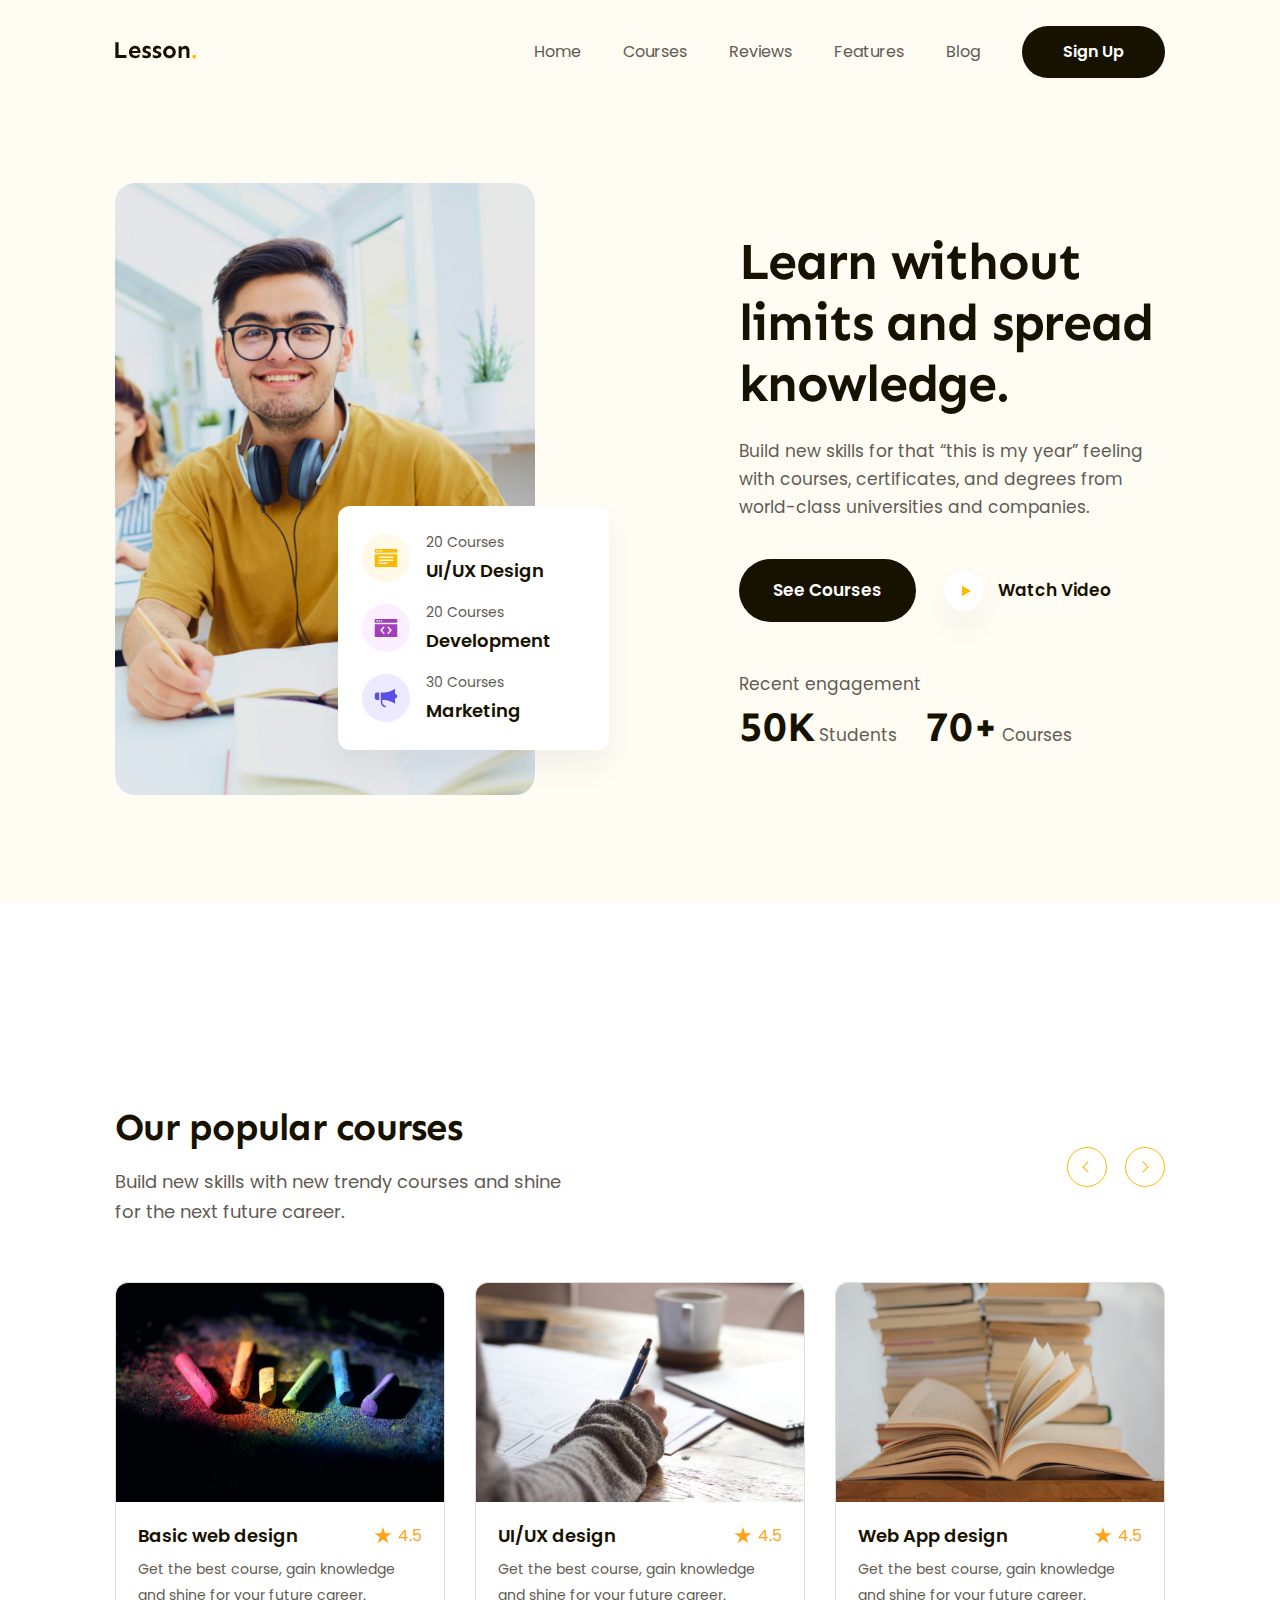
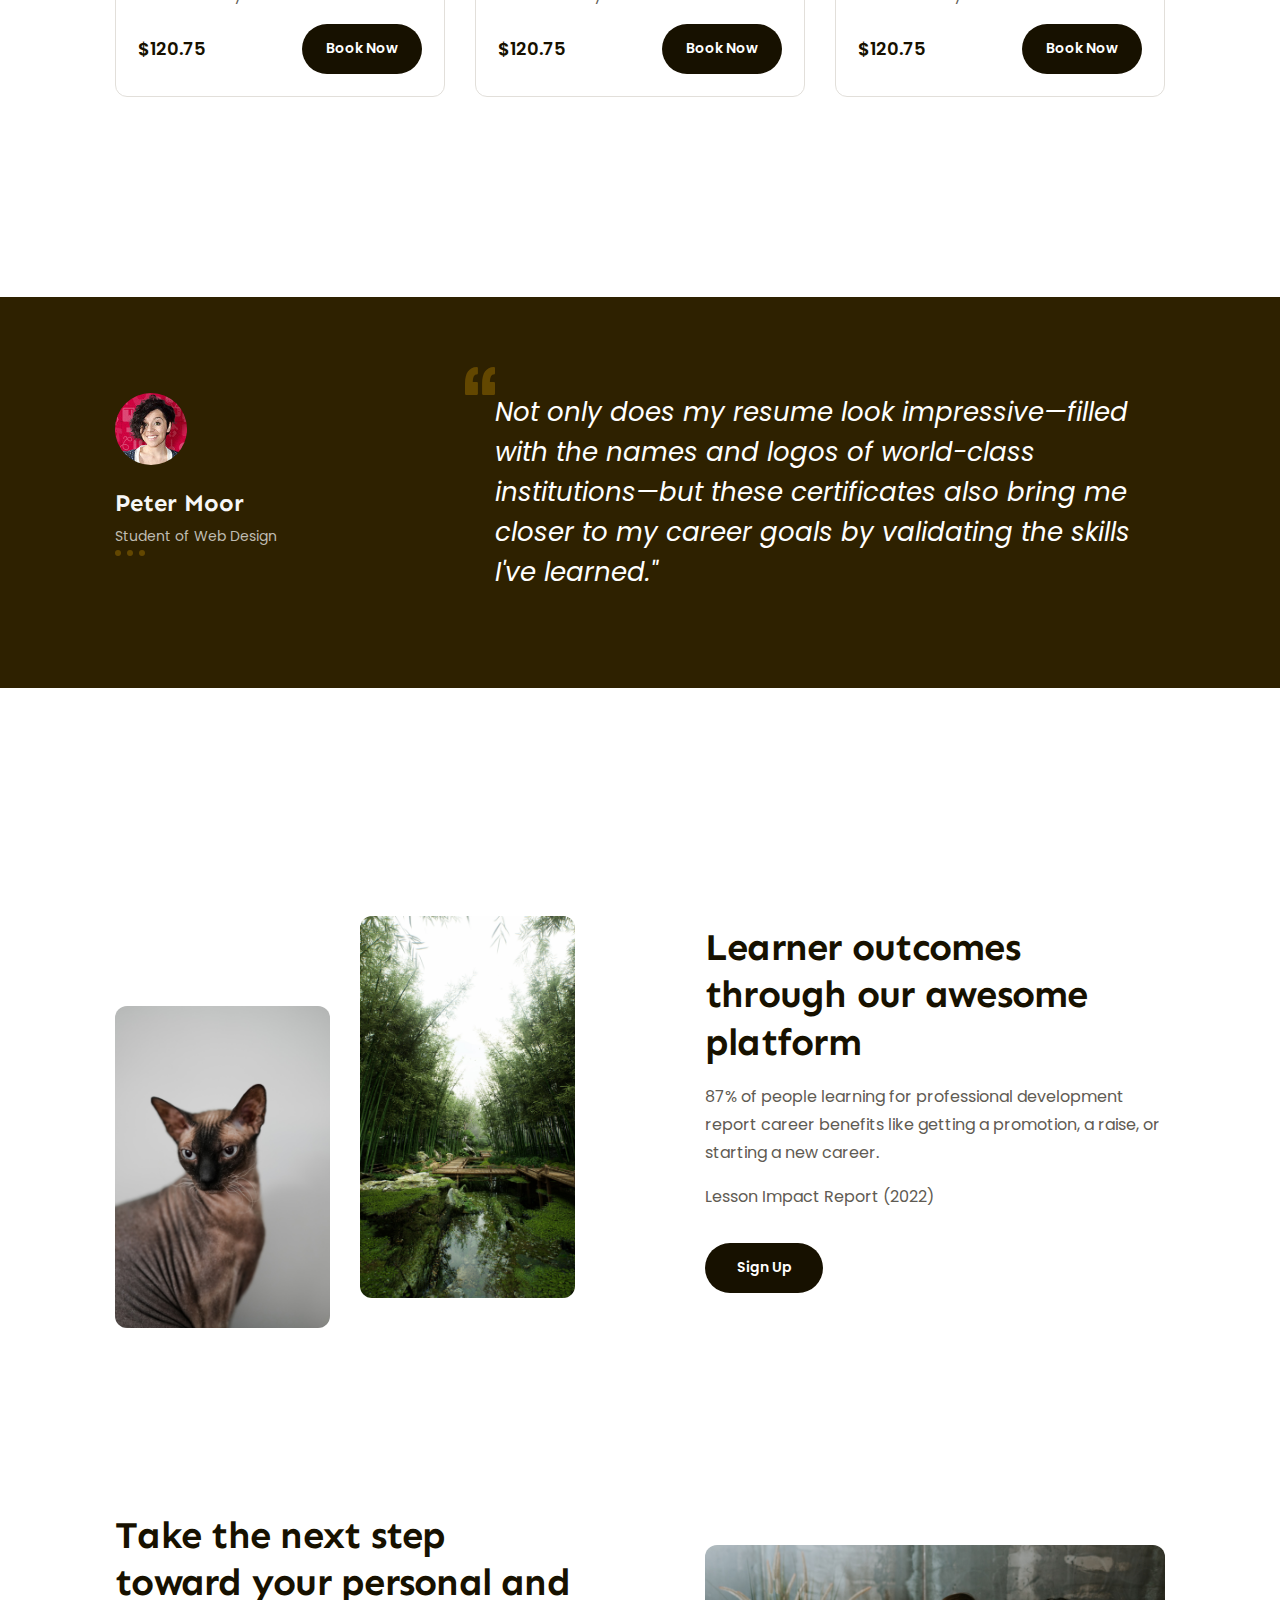
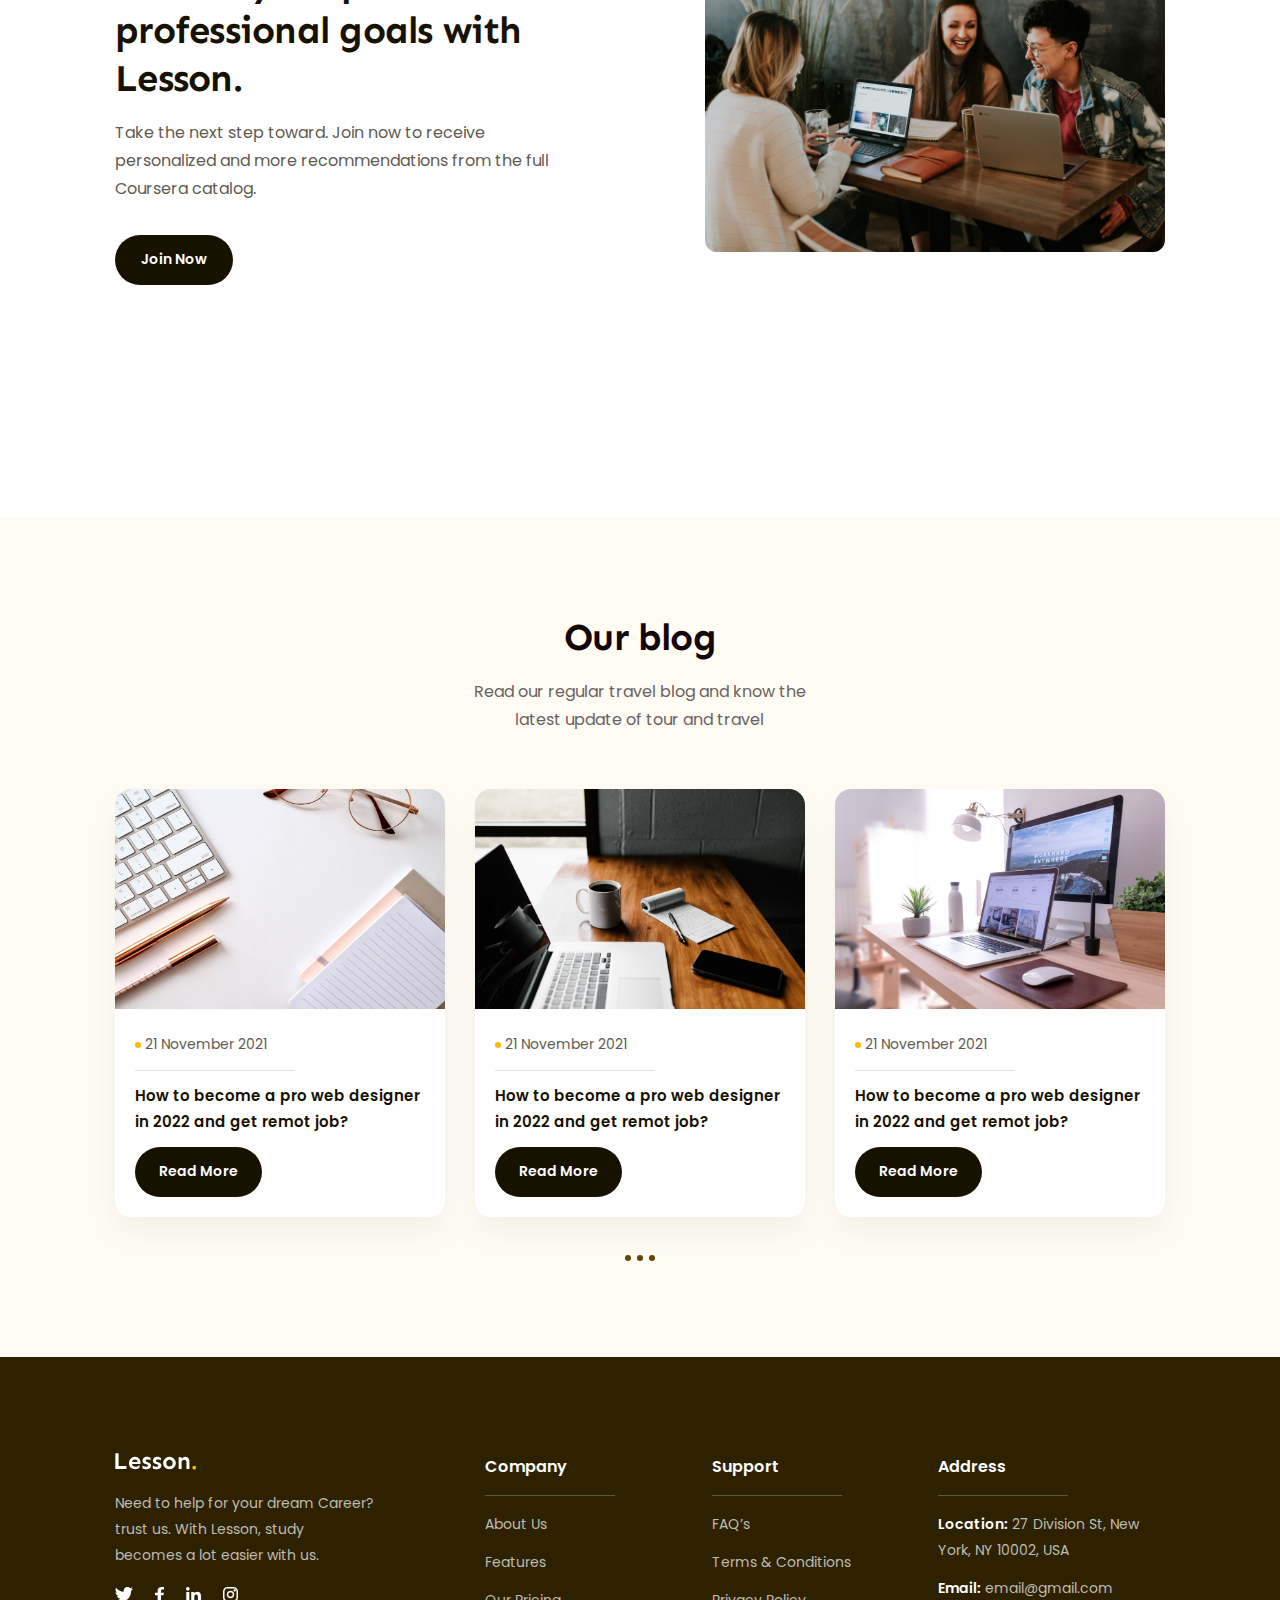
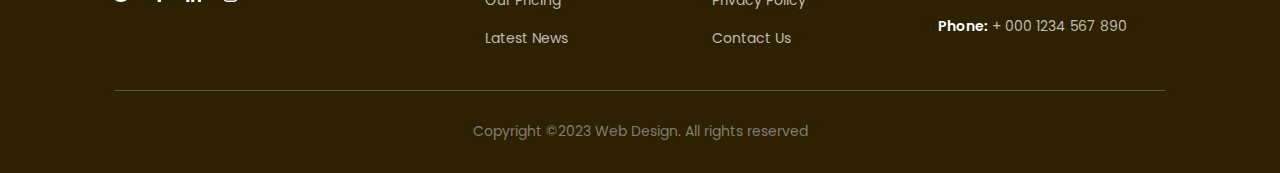
<file: index.html>
<!DOCTYPE html>
<html lang="en">
  <head>
    <meta charset="UTF-8" />
    <meta name="viewport" content="width=device-width, initial-scale=1.0" />
    <title>Lesson.</title>
    <!-- Reset CSS -->
    <link rel="stylesheet" href="./assets/css/reset.css" />

    <!-- Google Fonts -->
    <link rel="preconnect" href="https://fonts.googleapis.com" />
    <link rel="preconnect" href="https://fonts.gstatic.com" crossorigin />
    <link
      href="https://fonts.googleapis.com/css2?family=Poppins:ital,wght@0,400;0,600;1,400&family=Sen:wght@700&display=swap"
      rel="stylesheet"
    />

    <!-- Stylesheet -->
    <link rel="stylesheet" href="./assets/css/styles.css" />
  </head>
  <body>
    <!-- Header -->
    <header class="fixed-navbar">
      <div class="content">
        <nav class="navbar">
          <a href="#">
            <img src="./assets/img/Lesson..svg" alt="Lesson." class="logo" />
            <ul class="menu">
              <li>
                <a href="#">Home</a>
              </li>
              <li>
                <a href="#course">Courses</a>
              </li>
              <li>
                <a href="#testimonial">Reviews</a>
              </li>
              <li>
                <a href="#features">Features</a>
              </li>
              <li>
                <a href="#blog">Blog</a>
              </li>
            </ul>
            <a href="" class="btn">Sign Up</a>
          </a>
        </nav>
      </div>
    </header>
    <!-- Main -->
    <!-- Hero -->
    <div class="hero">
      <div class="content">
        <div class="image">
          <img
            src="./assets/img/hero-img.png"
            alt="Learn without limits and spread knowledge."
          />
          <div class="courses-info">
            <div class="row">
              <img src="./assets/img/uiux.svg" alt="" />
              <div class="course-stats">
                <p class="number">20 Courses</p>
                <p class="name">UI/UX Design</p>
              </div>
            </div>
            <div class="row">
              <img src="./assets/img/dev.svg" alt="" />
              <div class="course-stats">
                <p class="number">20 Courses</p>
                <p class="name">Development</p>
              </div>
            </div>
            <div class="row">
              <img src="./assets/img/mkt.svg" alt="" />
              <div class="course-stats">
                <p class="number">30 Courses</p>
                <p class="name">Marketing</p>
              </div>
            </div>
          </div>
        </div>
        <div class="info">
          <h1 class="title">Learn without limits and spread knowledge.</h1>
          <p class="desc">
            Build new skills for that “this is my year” feeling with courses,
            certificates, and degrees from world-class universities and
            companies.
          </p>
          <div class="btn-row">
            <a href="" class="btn">See Courses</a>
            <a href="" class="video-btn">
              <div class="circle">
                <img src="./assets/img/video.svg" alt="" />
              </div>
              <span>Watch Video</span>
            </a>
          </div>
          <p class="desc">Recent engagement</p>
          <div class="stats">
            <div class="stats-item">
              <span class="value">50K</span>
              <span class="label">Students</span>
            </div>
            <div class="stats-item">
              <span class="value">70+</span>
              <span class="label">Courses</span>
            </div>
          </div>
        </div>
      </div>
    </div>
    <!-- Course -->
    <div class="course" id="course">
      <div class="content">
        <h2 class="title">Our popular courses</h2>
        <div class="course-row">
          <p class="desc">
            Build new skills with new trendy courses and shine for the next
            future career.
          </p>
          <div class="icon">
            <div class="arrow-group">
              <div class="circle">
                <div class="arrow previous"></div>
              </div>
            </div>
            <div class="arrow-group">
              <div class="circle">
                <div class="arrow next"></div>
              </div>
            </div>
          </div>
          <!-- <img src="./assets/img/Icons.svg" alt="" class="icon" /> -->
        </div>
        <div class="card">
          <div class="card-item">
            <img
              src="./assets/img/item1.jpg"
              alt="Basic web design"
              class="card-image"
            />
            <div class="card-info">
              <div class="row">
                <h3 class="title">Basic web design</h3>
                <div class="rating">
                  <img src="./assets/img/Star.svg" alt="" />
                  <span>4.5</span>
                </div>
              </div>
              <p class="desc">
                Get the best course, gain knowledge and shine for your future
                career.
              </p>
              <div class="row">
                <span class="price">$120.75</span>
                <a href="" class="btn">Book Now</a>
              </div>
            </div>
          </div>
          <div class="card-item">
            <img
              src="./assets/img/item2.jpg"
              alt="UI/UX design"
              class="card-image"
            />
            <div class="card-info">
              <div class="row">
                <h3 class="title">UI/UX design</h3>
                <div class="rating">
                  <img src="./assets/img/Star.svg" alt="" />
                  <span>4.5</span>
                </div>
              </div>
              <p class="desc">
                Get the best course, gain knowledge and shine for your future
                career.
              </p>
              <div class="row">
                <span class="price">$120.75</span>
                <a href="" class="btn">Book Now</a>
              </div>
            </div>
          </div>
          <div class="card-item">
            <img
              src="./assets/img/item3.jpg"
              alt="Web App design"
              class="card-image"
            />
            <div class="card-info">
              <div class="row">
                <h3 class="title">Web App design</h3>
                <div class="rating">
                  <img src="./assets/img/Star.svg" alt="" />
                  <span>4.5</span>
                </div>
              </div>
              <p class="desc">
                Get the best course, gain knowledge and shine for your future
                career.
              </p>
              <div class="row">
                <span class="price">$120.75</span>
                <a href="" class="btn">Book Now</a>
              </div>
            </div>
          </div>
        </div>
      </div>
    </div>
    <!-- Testimonials -->
    <div class="testimonial" id="testimonial">
      <div class="content">
        <div class="student-info">
          <img src="./assets/img/avatar.jpg" alt="" class="avatar" />
          <p class="name">Peter Moor</p>
          <p class="title">Student of Web Design</p>
          <div class="icon-group">
            <div class="icon"></div>
            <div class="icon"></div>
            <div class="icon"></div>
          </div>
        </div>
        <div class="student-testi">
          <img src="./assets/img/quote.svg" alt="" class="quote" />
          <p>
            <em>
              Not only does my resume look impressive—filled with the names and
              logos of world-class institutions—but these certificates also
              bring me closer to my career goals by validating the skills I've
              learned."
            </em>
          </p>
        </div>
      </div>
    </div>
    <!-- Features -->
    <div class="features" id="features">
      <div class="content">
        <div class="cta cta-1">
          <div class="image">
            <img
              src="./assets/img/lean1-1.jpg"
              alt="Learner outcomes through our awesome platform"
            />
            <img
              src="./assets/img/learn2-2.jpg"
              alt="Learner outcomes through our awesome platform"
            />
          </div>
          <div class="cta-info">
            <h2 class="title">Learner outcomes through our awesome platform</h2>
            <p class="desc">
              87% of people learning for professional development report career
              benefits like getting a promotion, a raise, or starting a new
              career.
            </p>
            <p class="desc">Lesson Impact Report (2022)</p>
            <a href="" class="btn">Sign Up</a>
          </div>
        </div>
        <div class="cta cta-2">
          <div class="cta-info">
            <h2 class="title">
              Take the next step toward your personal and professional goals
              with Lesson.
            </h2>
            <p class="desc">
              Take the next step toward. Join now to receive personalized and
              more recommendations from the full Coursera catalog.
            </p>
            <a href="" class="btn">Join Now</a>
          </div>
          <div class="image">
            <img
              src="./assets/img/learn3.jpg"
              alt="Take the next step toward your personal and professional goals with Lesson."
            />
          </div>
        </div>
      </div>
    </div>
    <!-- Blog -->
    <div class="blog" id="blog">
      <div class="content">
        <h2 class="title">Our blog</h2>
        <p class="desc">
          Read our regular travel blog and know the latest update of tour and
          travel
        </p>
        <div class="blog-card">
          <div class="blog-item">
            <img src="./assets/img/blog1.jpg" alt="" class="blog-thumb" />
            <div class="blog-info">
              <div class="date">
                <div class="icon"></div>
                <span>21 November 2021</span>
              </div>
              <div class="line"></div>
              <h3 class="title">
                How to become a pro web designer in 2022 and get remot job?
              </h3>
              <a href="" class="btn">Read More</a>
            </div>
          </div>
          <div class="blog-item">
            <img src="./assets/img/blog2.jpg" alt="" class="blog-thumb" />
            <div class="blog-info">
              <div class="date">
                <div class="icon"></div>
                <span>21 November 2021</span>
              </div>
              <div class="line"></div>
              <h3 class="title">
                How to become a pro web designer in 2022 and get remot job?
              </h3>
              <a href="" class="btn">Read More</a>
            </div>
          </div>
          <div class="blog-item">
            <img src="./assets/img/blog3.jpg" alt="" class="blog-thumb" />
            <div class="blog-info">
              <div class="date">
                <div class="icon"></div>
                <span>21 November 2021</span>
              </div>
              <div class="line"></div>
              <h3 class="title">
                How to become a pro web designer in 2022 and get remot job?
              </h3>
              <a href="" class="btn">Read More</a>
            </div>
          </div>
        </div>
        <div class="icon-group">
          <div class="icon"></div>
          <div class="icon"></div>
          <div class="icon"></div>
        </div>
      </div>
    </div>
    <!-- Footer -->
    <footer>
      <div class="content">
        <div class="footer-row">
          <div class="social-contact">
            <a href="#">
              <img src="./assets/img/Lesson.2.svg" alt="Lesson." class="logo" />
            </a>
            <p class="desc">
              Need to help for your dream Career? trust us. With Lesson, study
              becomes a lot easier with us.
            </p>
            <a href="#!">
              <img src="./assets/img/Twitter.svg" alt="" class="social-icon" />
            </a>
            <a href="#!">
              <img src="./assets/img/Facebook.svg" alt="" class="social-icon" />
            </a>
            <a href="#!">
              <img src="./assets/img/Linkedin.svg" alt="" class="social-icon" />
            </a>
            <a href="#!">
              <img
                src="./assets/img/Instagram.svg"
                alt=""
                class="social-icon"
              />
            </a>
          </div>
          <div class="footer-nav">
            <div class="footer-nav-column">
              <h3 class="title">Company</h3>
              <div class="line"></div>
              <ul>
                <li>
                  <a href="#!">About Us</a>
                </li>
                <li>
                  <a href="#!">Features</a>
                </li>
                <li>
                  <a href="#!">Our Pricing</a>
                </li>
                <li>
                  <a href="#!">Latest News</a>
                </li>
              </ul>
            </div>
            <div class="footer-nav-column">
              <h3 class="title">Support</h3>
              <div class="line"></div>
              <ul>
                <li>
                  <a href="#!">FAQ’s</a>
                </li>
                <li>
                  <a href="#!">Terms & Conditions</a>
                </li>
                <li>
                  <a href="#!">Privacy Policy</a>
                </li>
                <li>
                  <a href="#!">Contact Us</a>
                </li>
              </ul>
            </div>
            <div class="footer-nav-column">
              <h3 class="title">Address</h3>
              <div class="line"></div>
              <address>
                <p><b>Location:</b> 27 Division St, New York, NY 10002, USA</p>
                <p><b>Email:</b> email@gmail.com</p>
                <p><b>Phone:</b> + 000 1234 567 890</p>
              </address>
            </div>
          </div>
        </div>
        <div class="line"></div>
        <p class="copyright">Copyright ©2023 Web Design. All rights reserved</p>
      </div>
    </footer>
  </body>
</html>
</file>
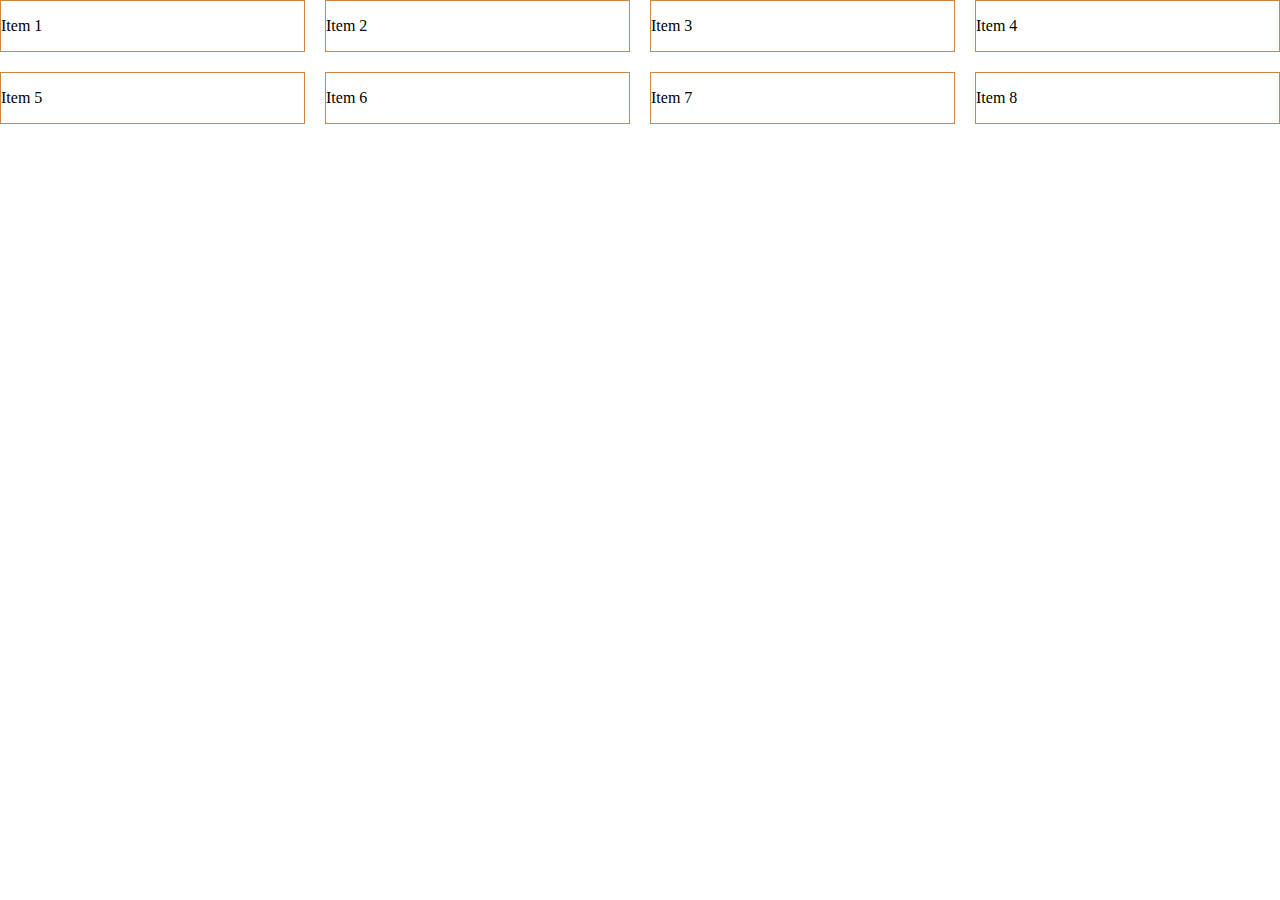
<file: grid.html>
<!DOCTYPE html>
<html lang="en">
  <head>
    <meta charset="UTF-8" />
    <meta name="viewport" content="width=device-width, initial-scale=1.0" />
    <title>Document</title>
    <link rel="stylesheet" href="grid.css" />
  </head>
  <body>
    <div class="container">
      <div class="item item-1">
        <p>Item 1</p>
      </div>
      <div class="item item-2">
        <p>Item 2</p>
      </div>
      <div class="item item-3">
        <p>Item 3</p>
      </div>
      <div class="item item-4">
        <p>Item 4</p>
      </div>
      <div class="item item-5">
        <p>Item 5</p>
      </div>
      <div class="item item-6">
        <p>Item 6</p>
      </div>
      <div class="item item-7">
        <p>Item 7</p>
      </div>
      <div class="item item-8">
        <p>Item 8</p>
      </div>
    </div>
  </body>
</html>
</file>
<file: assets/css/styles.css>
/* ========== BASIC CSS ============== */
* {
  box-sizing: border-box;
}

html {
  font-size: 62.5%;
}

body {
  font-size: 1.6rem;
  font-family: "Poppins", sans-serif;
}

html,
body {
  scroll-behavior: smooth;
}
/* ============ COMMON ============ */
.content {
  width: 1170px;
  max-width: 82%;
  margin-left: auto;
  margin-right: auto;
}

a {
  text-decoration: none;
}

.btn {
  border-radius: 999px;
  background: #171100;
  color: #fff;
  text-align: center;
  font-size: 1.4rem;
  font-weight: 600;
  padding: 12px 24px;
  min-width: 118px;
  line-height: 185.714%;
}

.btn:hover {
  background: #ffb900;
}

/* ============ HEADER ============ */
.fixed-navbar {
  position: sticky;
  top: -16px;
  z-index: 1;
  background-color: #fffcf4;
  padding-top: 16px;
}

.navbar {
  display: flex;
  align-items: center;
  padding: 10px 0;
}

.navbar .menu {
  display: flex;
  margin-left: auto;
}

.navbar .menu li {
  margin-right: 42px;
}

.navbar .menu a {
  color: #5f5b53;
  font-size: 1.6rem;
  font-weight: 400;
}

.navbar .menu a:hover {
  position: relative;
  color: #171100;
  font-size: 1.6rem;
  font-weight: 600;
}

.navbar .menu li a:hover:after {
  position: absolute;
  content: "";
  width: 12px;
  height: 2px;
  border-radius: 1px;
  background: #171100;
  bottom: -2px;
  left: 0;
}

.navbar .btn {
  margin-right: 0px;
  padding: 11px 41px;
  font-size: 1.6rem;
}

/* ============ HERO ============ */
.hero {
  display: flex;
  align-items: center;
  padding-top: 54px;
  padding-bottom: 65px;
  background-color: #fffcf4;
  height: calc(100vh - 84px);
}

.hero .content {
  display: flex;
  align-items: center;
}

.hero .image {
  position: relative;
  width: 47%;
}

.hero .image > img {
  max-width: 420px;
  min-width: 82%;
  max-height: 75vh;
  border-radius: 20px;
  object-fit: cover;
}

.hero .courses-info {
  padding: 24px 58px 24px 24px;
  position: absolute;
  display: flex;
  flex-direction: column;
  gap: 14px;
  right: 0;
  bottom: 48px;
  border-radius: 12px;
  background: #fff;
  box-shadow: 0px 16px 32px 0px rgba(0, 0, 0, 0.05);
}

.courses-info .number {
  color: #5f5b53;
  font-size: 1.4rem;
  font-weight: 400;
  line-height: 185.714%;
}

.courses-info .name {
  color: #171100;
  font-size: 1.8rem;
  font-weight: 600;
  line-height: 166.667%;
}

.hero .courses-info .row {
  display: flex;
  align-items: center;
}

.hero .courses-info .course-stats {
  margin-left: 16px;
}

.hero .info {
  width: 53%;
  padding-left: 130px;
}

.hero .info .title {
  color: #171100;
  font-family: Sen;
  font-size: 5.2rem;
  font-weight: 700;
  line-height: 117.241%;
  letter-spacing: -0.116rem;
}

.hero .info .desc {
  margin-top: 22px;
  color: #5f5b53;
  font-size: 1.7rem;
  font-weight: 400;
  line-height: 166.667%;
}

.hero .info .btn-row {
  margin-top: 38px;
  display: flex;
  align-items: center;
}

.hero .info .btn-row + .desc {
  margin-top: 48px;
}

.hero .btn-row .btn {
  /* background: #ffb900; */
  padding: 17px 34px;
  font-size: 1.7rem;
  line-height: 166.667%;
}

.hero .btn-row .video-btn {
  margin-left: 28px;
  display: flex;
  align-items: center;
}

.hero .btn-row .video-btn .circle {
  background-color: #fff;
  width: 40px;
  height: 40px;
  display: flex;
  justify-content: center;
  align-items: center;
  border-radius: 50%;
  box-shadow: 0px 16px 32px 0px rgba(0, 0, 0, 0.05);
}

.video-btn .circle img {
  transform: translateX(2px);
}

.video-btn span {
  margin-left: 14px;
  color: #171100;
  font-size: 1.7rem;
  font-weight: 600;
}

.hero .info .stats {
  display: flex;
  margin-top: 8px;
  gap: 28px;
}

.hero .info .stats .value {
  color: #171100;
  font-family: Sen;
  font-size: 4.2rem;
  font-weight: 700;
  /* line-height: 122.727%; */
}

.hero .info .stats .label {
  color: #5f5b53;
  font-size: 1.7rem;
  font-weight: 400;
}

/* ============ COURSES ============ */
.course {
  padding: 200px 0;
}

.course h2.title {
  color: #171100;
  font-family: Sen;
  font-size: 3.8rem;
  font-weight: 700;
  line-height: 126.316%;
  letter-spacing: -0.076rem;
}

.course .course-row {
  position: relative;
}

.course .course-row .desc {
  margin-top: 16px;
  width: 458px;
  color: #5f5b53;
  font-size: 1.8rem;
  font-weight: 400;
  line-height: 166.667%;
}

.course .arrow-group .circle {
  /* display: flex; */
  position: relative;
  width: 40px;
  height: 40px;
  border: 1.3px solid #ffb900;
  border-radius: 50%;
}

.course .arrow-group .arrow {
  /* margin: auto; */
  position: absolute;
  bottom: 40%;

  border: solid #ffb900;
  border-width: 1.3px 1.3px 0 0;
  width: 8px;
  height: 8px;
}

.arrow.previous {
  transform: rotate(-135deg);
  left: 43%;
}

.arrow-group .circle:hover {
  background: #ffb900;
  cursor: pointer;
}

.arrow-group .circle:hover .next,
.arrow-group .circle:hover .previous {
  border-color: #ffffff;
}

.arrow.next {
  transform: rotate(45deg);
  right: 43%;
}

.course .icon {
  display: flex;
  gap: 18px;
  position: absolute;
  right: 0;
  top: 0;
  transform: translateY(-50%);
}

.course .card {
  margin-top: 55px;
  display: flex;
  /* justify-content: space-between; */
  gap: 30px;
}

.course .card-item {
  flex: 1;
  border-radius: 12px;
  border: 1px solid #e2dfda;
  background: #fff;
}

.course .card-image {
  width: 100%;
  aspect-ratio: 3 / 2;
  border-radius: 12px 12px 0px 0px;
}

.card-item .card-info {
  padding: 0 22px 22px;
}

.card-item .card-info .row {
  margin-top: 16px;
  display: flex;
  justify-content: space-between;
  align-items: center;
}

.card-item .card-info .rating {
  display: flex;
  align-items: center;
}

.card-item .card-info .rating span {
  margin-left: 6px;
  color: #fea31b;
  font-size: 1.6rem;
  font-weight: 400;
}

.card-item .card-info .title {
  color: #171100;
  font-size: 1.8rem;
  font-weight: 600;
  line-height: 166.667%;
}

.card-item .card-info p {
  margin-top: 6px;
  color: #5f5b53;
  font-size: 14px;
  font-weight: 400;
  line-height: 185.714%;
}

.card-info .price {
  color: #171100;
  font-size: 1.8rem;
  font-weight: 600;
}

/* ============ TESTIMONIAL ============ */
.testimonial {
  background: #2e2100;
  padding: 96px 0;
}

.testimonial .content {
  display: flex;
}

.testimonial .student-info {
  flex: 1;
}

.testimonial .student-info img {
  width: 72px;
  height: 72px;
  border-radius: 50%;
}

.testimonial .student-info .name {
  margin-top: 18px;
  color: #f7f7f7;
  font-family: Sen;
  font-size: 2.4rem;
  font-weight: 700;
  line-height: 141.667%;
}

.testimonial .student-info .title {
  margin-top: 4px;
  color: #bfbcb2;
  font-size: 1.4rem;
  font-weight: 400;
  line-height: 185.714%;
}

.icon-group {
  display: flex;
  gap: 6px;
}

.icon-group .icon {
  width: 6px;
  height: 6px;
  border-radius: 50%;
  background: #634700;
}

.icon-group .icon:hover {
  background: #ffb900;
  cursor: pointer;
}

.testimonial .student-testi {
  flex: 2;
  position: relative;
}

.testimonial .student-testi .quote {
  position: absolute;
  top: -2.6rem;
}

.testimonial .student-testi p {
  padding-left: 30px;
  /* position: absolute; */
  /* top: 2.6rem; */
  color: #fff;
  font-size: 2.6rem;
  font-style: italic;
  font-weight: 400;
  line-height: 153.846%;
}

/* ============ FEATURES ============ */
.features {
  padding: 200px 0;
}

.features .cta {
  display: flex;
  align-items: center;
  /* position: relative; */
}

.features .cta .image {
  flex: 1;
  position: relative;
  display: flex;
  height: 440px;
  align-items: center;
}

.features .cta-1 img {
  width: calc((100% - 30px) / 2);
}

.features .cta-2 img {
  width: 100%;
  border-radius: 12px;
}

.features .cta-1 img:first-child {
  position: absolute;
  bottom: 0;
  border-radius: 12px;
}

.features .cta-1 img:last-child {
  position: absolute;
  bottom: 30px;
  right: 0;
  border-radius: 12px;
}

.features .cta-1 .cta-info {
  flex: 1;
  padding-left: 130px;
}

.features .cta-2 {
  margin-top: 150px;
}

.features .cta-2 .cta-info {
  flex: 1;
  padding-right: 130px;
}

.features .cta-info .title {
  color: #171100;
  font-family: Sen;
  font-size: 3.8rem;
  font-weight: 700;
  line-height: 126.316%;
  letter-spacing: -0.076rem;
}

.features .cta-info .desc {
  margin-top: 16px;
  color: #5f5b53;
  font-size: 1.6rem;
  font-weight: 400;
  line-height: 175%;
}

.features .cta-info .btn {
  margin-top: 32px;
  display: inline-block;
}

/* ============ BLOG ============ */
.blog {
  padding: 96px 0;
  background-color: #fffcf4;
}

.blog h2.title {
  color: #130606;
  text-align: center;
  font-family: Sen;
  font-size: 3.8rem;
  font-weight: 700;
  line-height: 126.316%;
  letter-spacing: -0.076rem;
}

.blog h2.title + p.desc {
  margin-top: 16px;
  width: 33%;
  margin-left: auto;
  margin-right: auto;
  text-align: center;
  color: #696262;
  font-size: 1.6rem;
  font-weight: 400;
  line-height: 175%;
}

.blog .blog-card {
  margin-top: 55px;
  display: flex;
  gap: 30px;
}

.blog .blog-item {
  flex: 1;
  border-radius: 16px;
  background: #fff;
  box-shadow: 0px 16px 32px 0px rgba(0, 0, 0, 0.05);
}

.blog .blog-item .blog-thumb {
  width: 100%;
  aspect-ratio: 3 / 2;
  border-radius: 16px 16px 0px 0px;
}

.blog-item .blog-info {
  padding: 20px;
}

.blog-item .blog-info .date {
  display: flex;
  align-items: center;
  color: #5f5b53;
  font-size: 1.4rem;
  font-weight: 400;
  line-height: 185.714%;
}

.blog-info .date .icon {
  width: 6px;
  height: 6px;
  border-radius: 50%;
  background: #ffb900;
  margin-right: 4px;
}

.blog-item .blog-info .line {
  margin-top: 12px;
  width: 160px;
  height: 1px;
  border-radius: 0.5px;
  background: #e2dfda;
}

.blog-item .blog-info h3.title {
  margin-top: 12px;
  color: #171100;
  font-size: 1.5rem;
  font-weight: 600;
  line-height: 175%;
}

.blog-item .blog-info .btn {
  margin-top: 12px;
  display: inline-block;
}

.blog .icon-group {
  margin-top: 38px;
  text-align: center;
  justify-content: center;
}

/* ============ FOOTER ============ */
footer {
  background: #2e2100;
  padding: 96px 0px 28px;
}

.footer-row {
  display: flex;
  gap: 30px;
}

.footer-row .social-contact {
  flex: 1;
}

.footer-row .social-contact .desc {
  margin: 18px 0;
  color: #bfbcb2;
  font-size: 1.4rem;
  font-weight: 400;
  line-height: 185.714%;
  margin-right: 80px;
}

.footer-row .social-contact .social-icon {
  margin-right: 18px;
}

.footer-row .footer-nav {
  flex: 2;
  display: flex;
}

.footer-nav-column {
  flex: 1;
}

.footer-nav-column .title {
  color: #fff;
  font-size: 1.6rem;
  font-weight: 600;
  line-height: 175%;
}

.footer-nav-column .line {
  margin: 14px 0px 16px;
  width: 130px;
  height: 1px;
  background: #59554b;
}

.footer-nav-column li {
  margin-top: 12px;
}

.footer-nav-column li a {
  color: #bfbcb2;
  font-size: 1.4rem;
  font-weight: 400;
  line-height: 185.714%;
}

.footer-nav-column address p {
  margin-bottom: 12px;
  color: #bfbcb2;
  font-size: 1.4rem;
  font-weight: 400;
  line-height: 185.714%;
}

.footer-nav-column address p b {
  color: #fff;
  font-weight: 600;
}

footer > .content > .line {
  margin: 38px 0px 28px;
  width: 100%;
  height: 1px;
  background: #59554b;
}

footer .copyright {
  color: #807d74;
  text-align: center;
  font-size: 1.4rem;
  font-weight: 400;
  line-height: 185.714%;
}
</file>
<file: grid.css>
body {
  margin: 0;
}

.container {
  display: grid;
  grid-template-columns: repeat(4, 1fr);
  gap: 20px;
}

.item {
  border: 1px solid peru;
}
</file>
